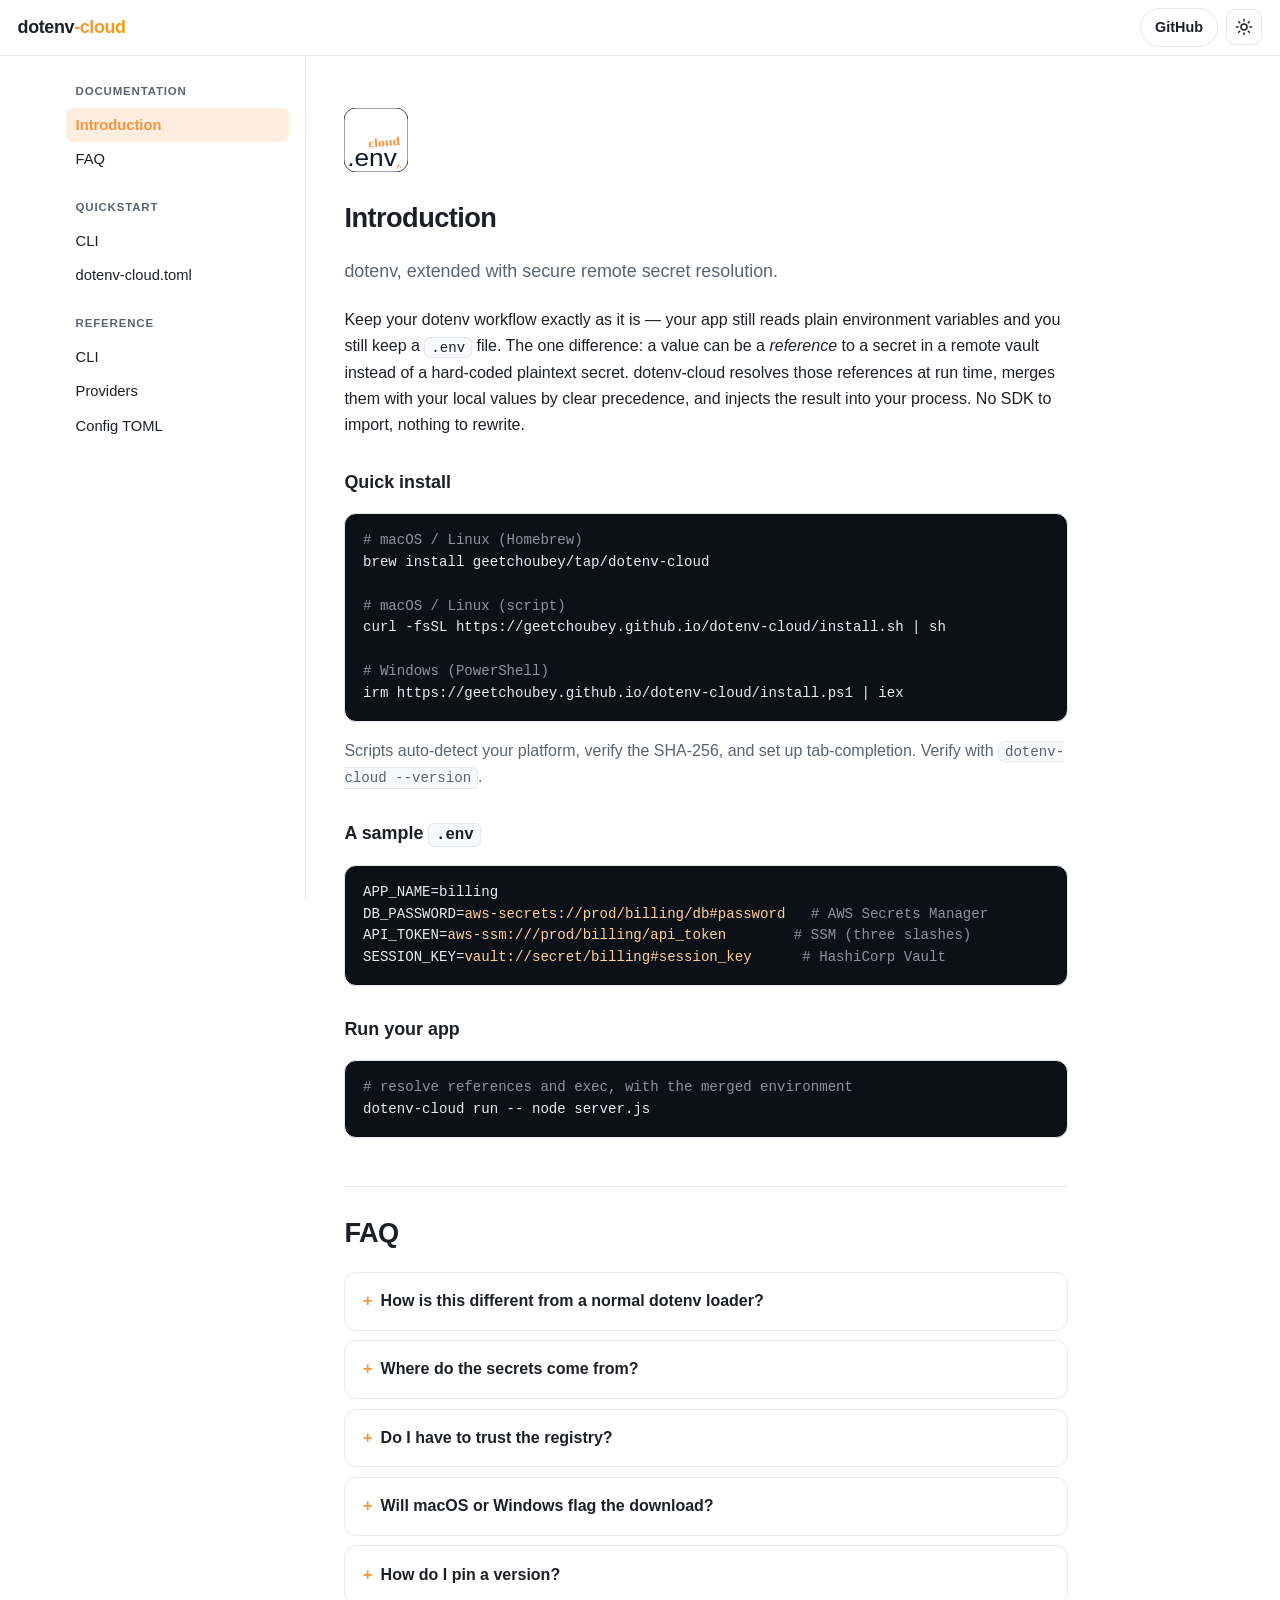
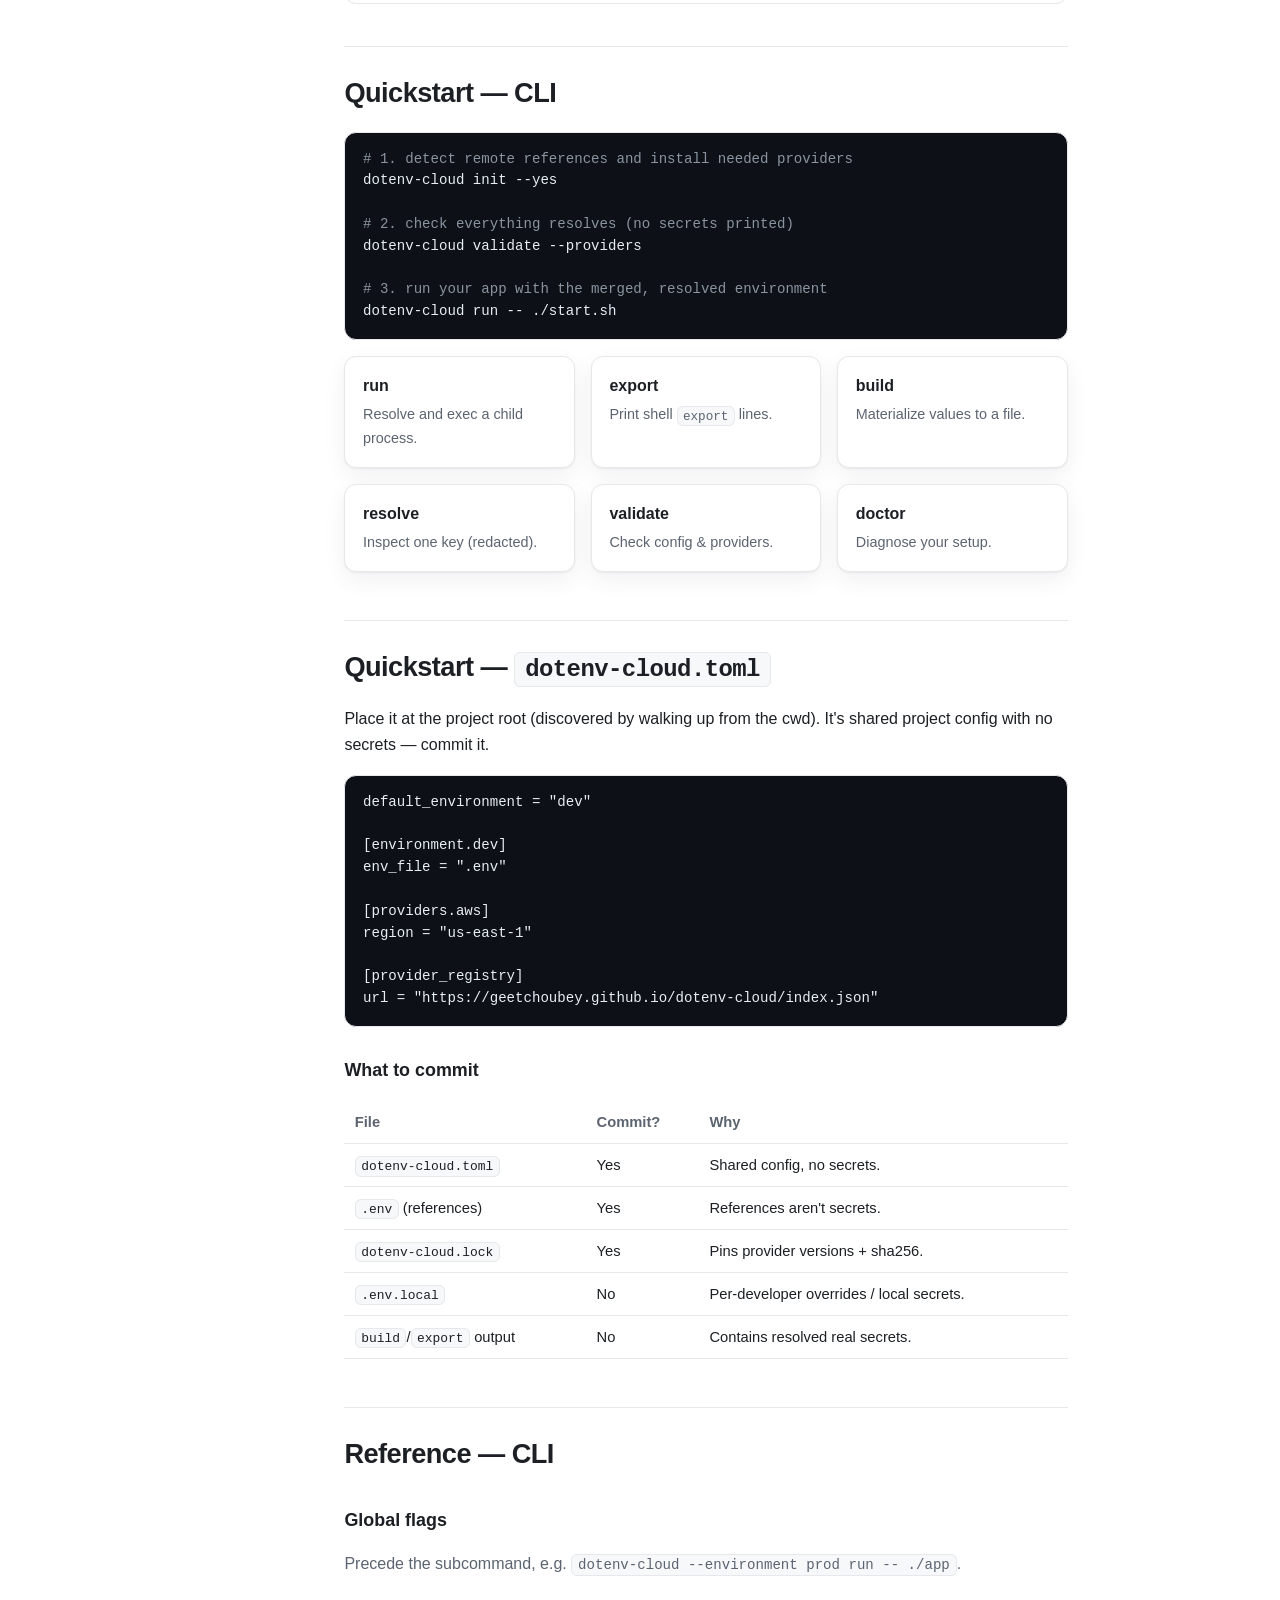
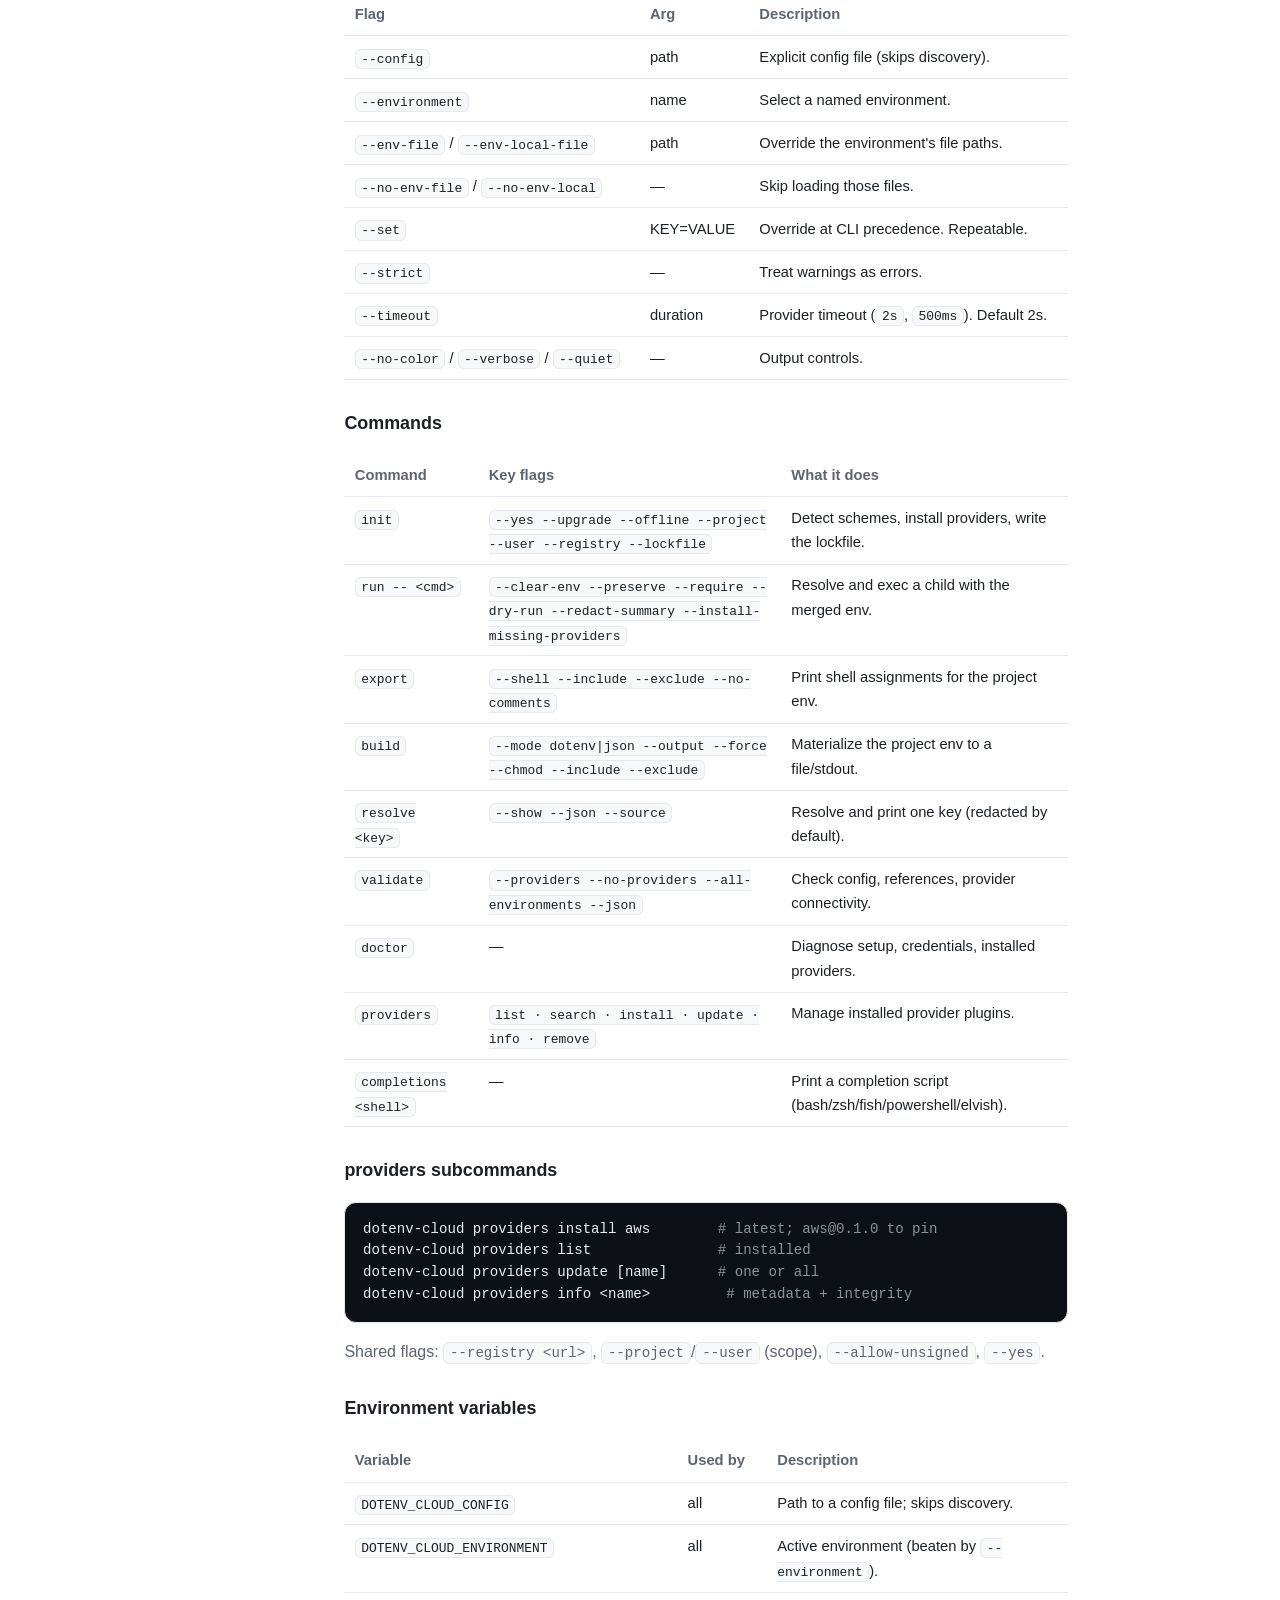
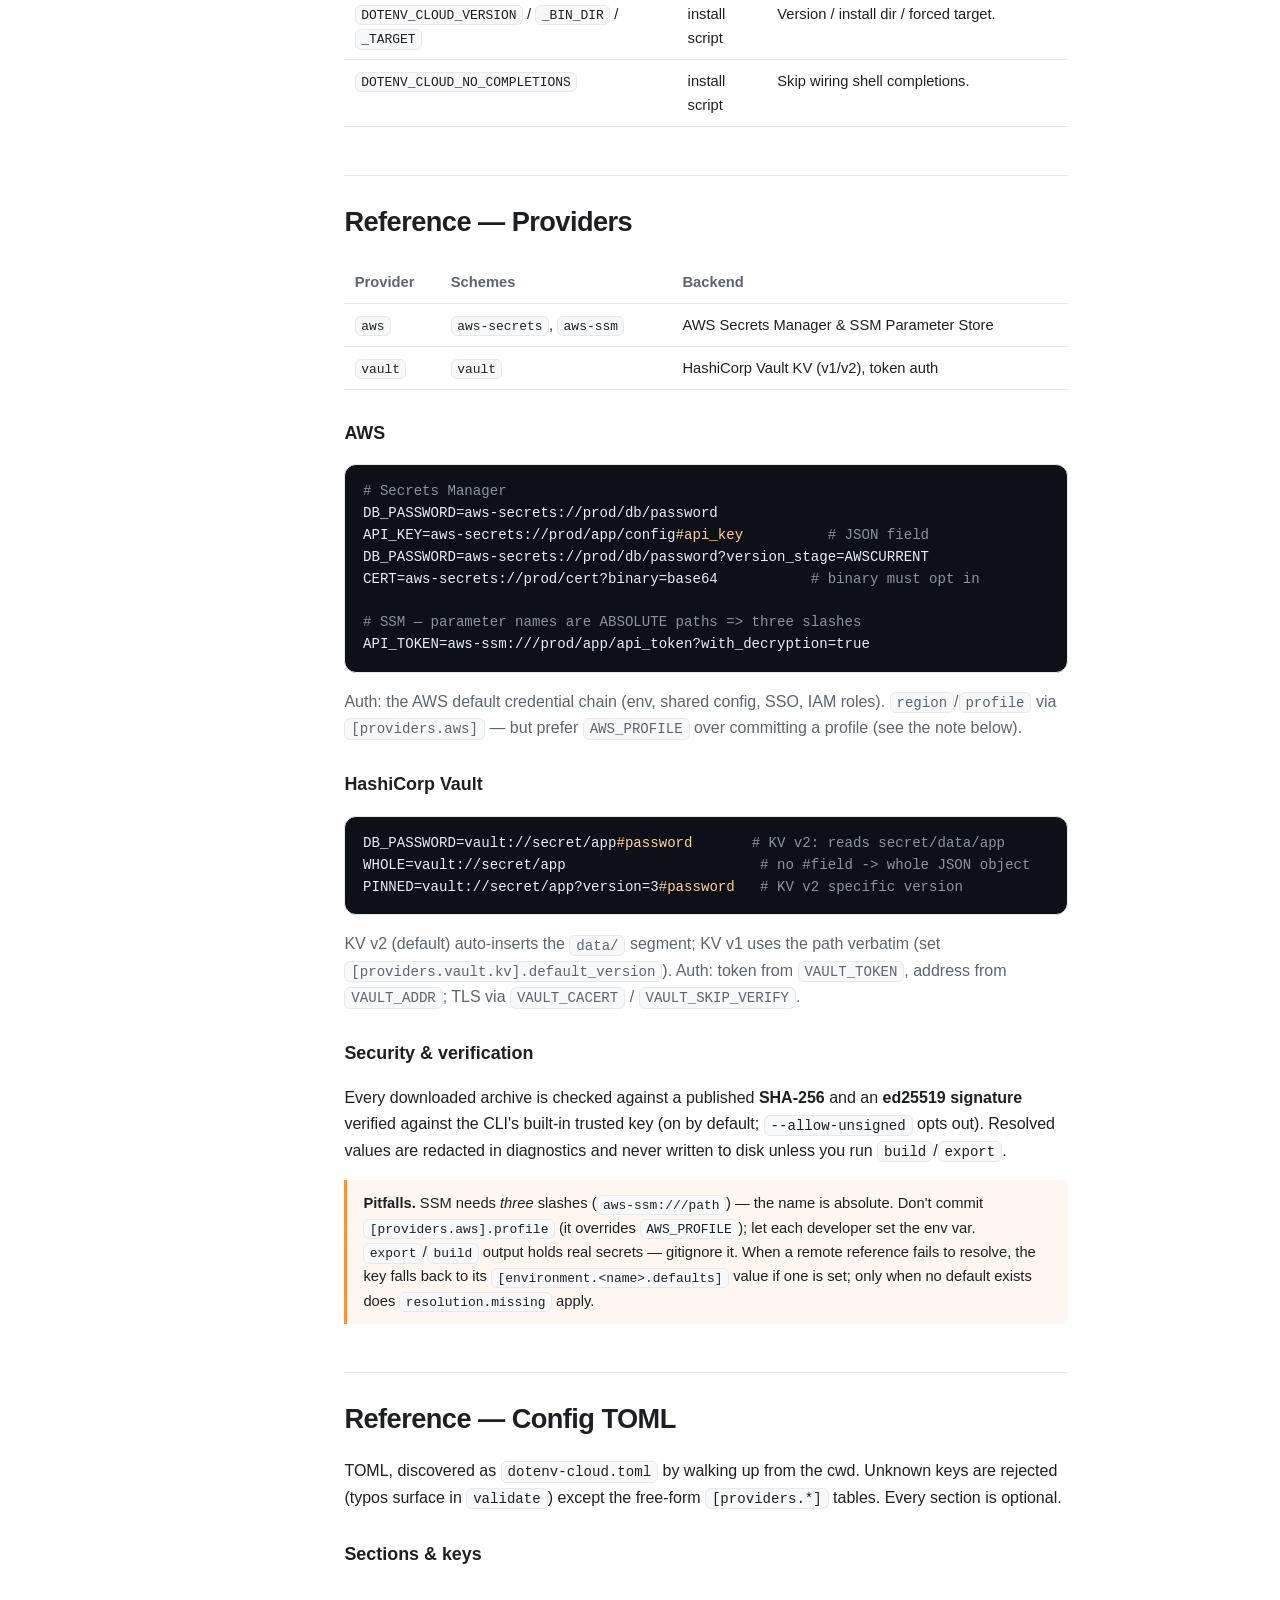
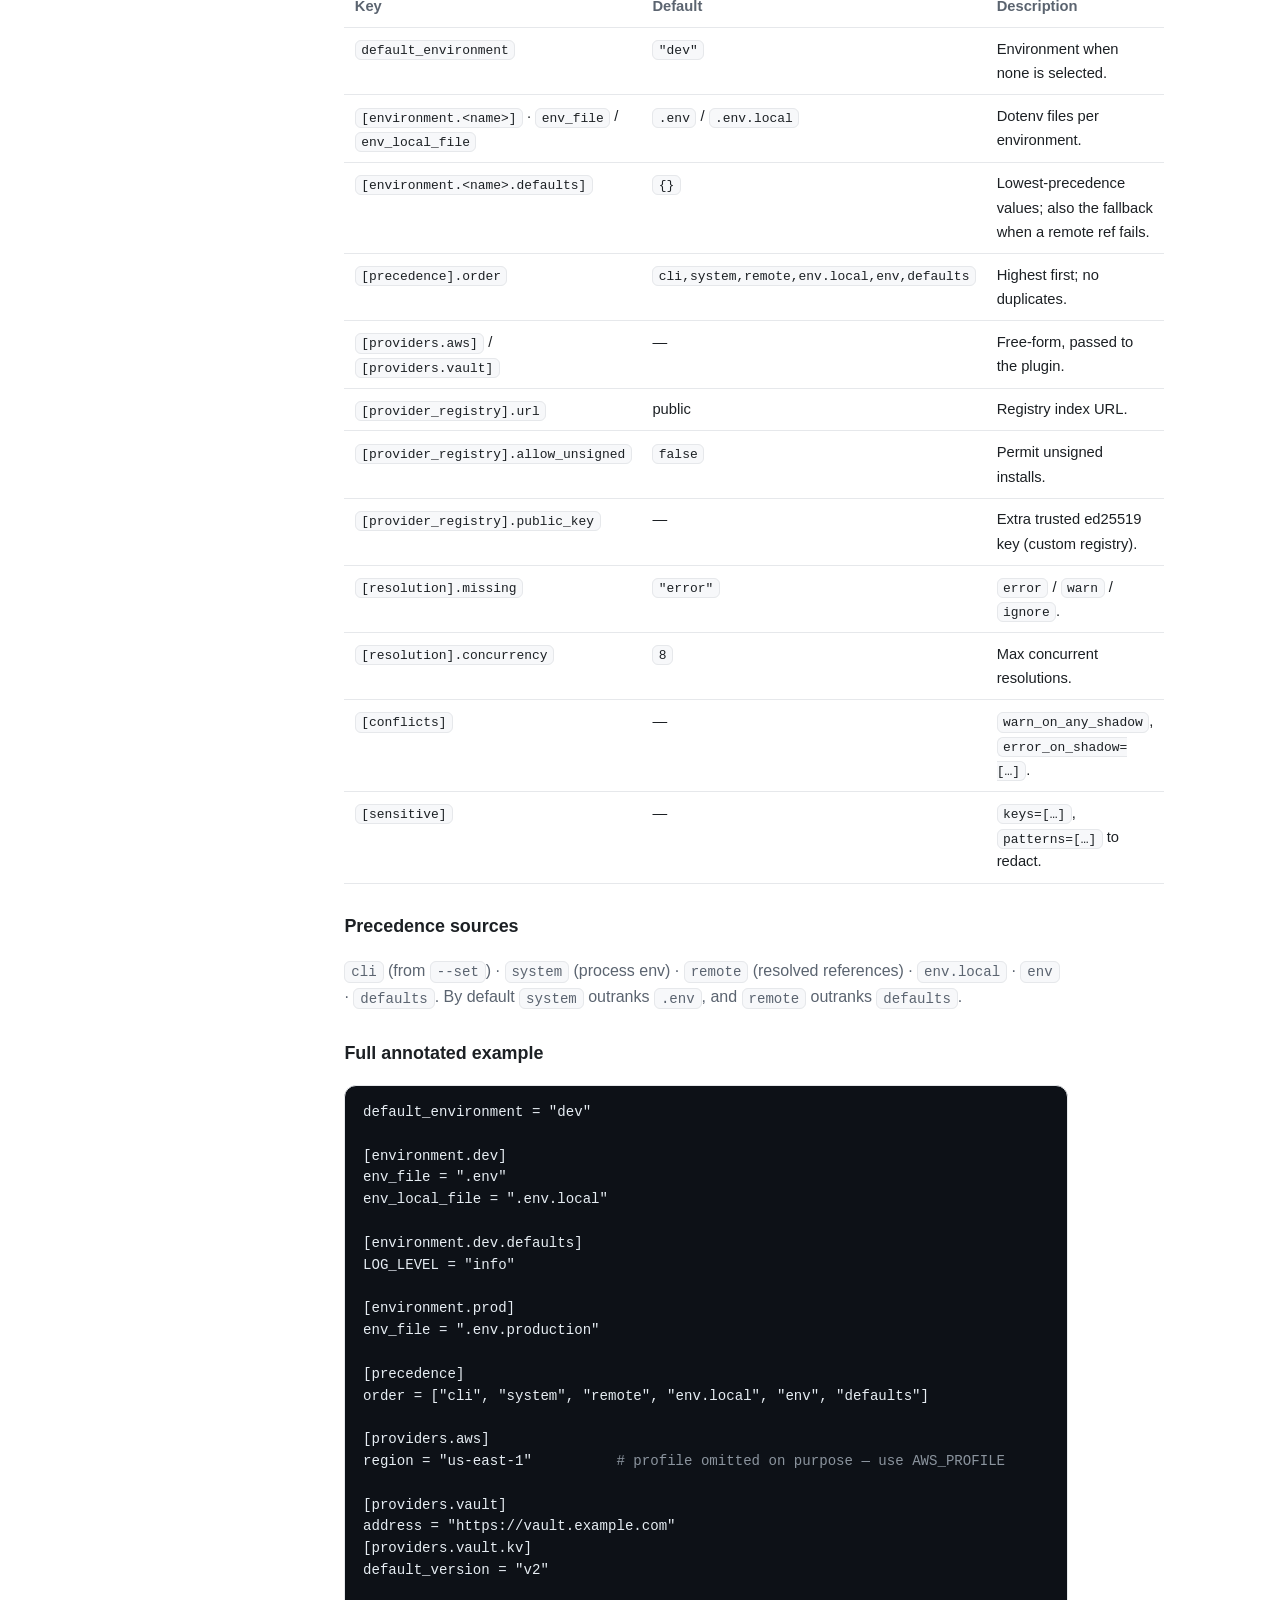
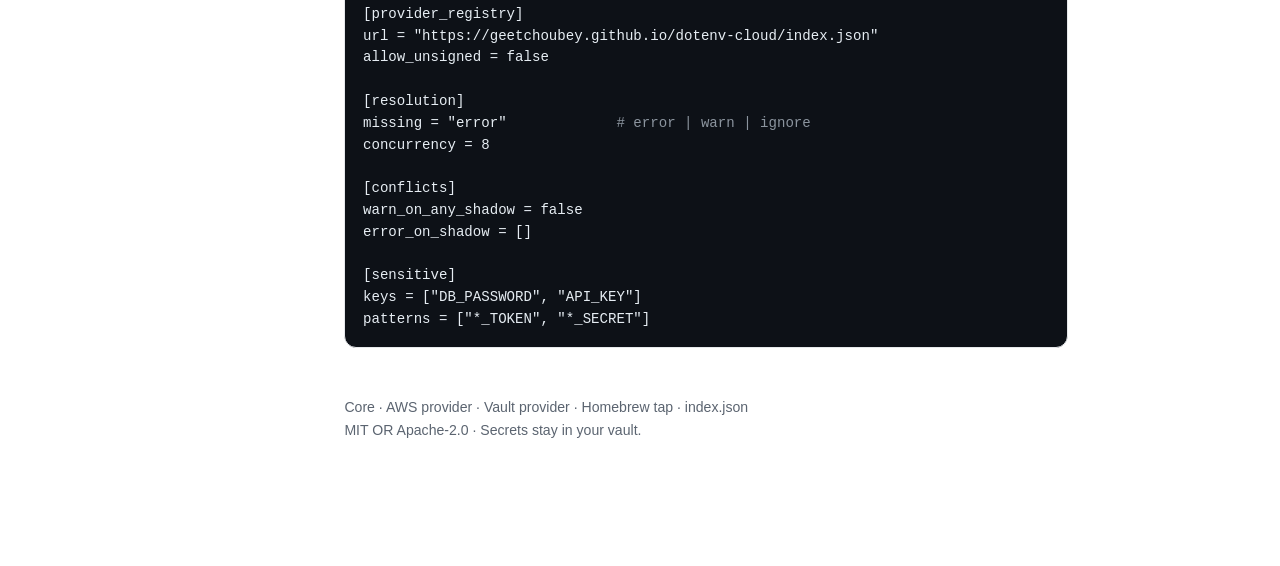
<file: registry/site/index.html>
<!doctype html>
<html lang="en">
<head>
<meta charset="utf-8">
<meta name="viewport" content="width=device-width, initial-scale=1">
<title>dotenv-cloud — docs</title>
<meta name="description" content="dotenv-cloud: extend dotenv with secure remote secret resolution via provider plugins. Install, configure, and reference.">
<meta name="color-scheme" content="light dark">
<link rel="icon" href="./favicon.ico" sizes="any">
<link rel="icon" type="image/svg+xml" href="./favicon-light.svg" media="(prefers-color-scheme: light)">
<link rel="icon" type="image/svg+xml" href="./favicon-dark.svg" media="(prefers-color-scheme: dark)">
<link rel="icon" type="image/png" sizes="32x32" href="./favicon-32x32.png">
<link rel="apple-touch-icon" href="./apple-touch-icon.png">
<link rel="stylesheet" href="./style.css">
<script>
  (function () {
    try {
      var t = localStorage.getItem("theme");
      if (t === "dark" || t === "light") document.documentElement.setAttribute("data-theme", t);
    } catch (e) {}
  })();
</script>
</head>
<body>

<header class="topbar">
  <div class="inner">
    <div class="bar-left">
      <button class="icon-btn menu-toggle" type="button" aria-label="Open menu" aria-expanded="false">
        <svg viewBox="0 0 24 24" fill="none" stroke="currentColor" stroke-width="2" stroke-linecap="round"><path d="M3 6h18M3 12h18M3 18h18"/></svg>
      </button>
      <a class="brand" href="#introduction">dotenv<span>-cloud</span></a>
    </div>
    <div class="bar-right">
      <a class="btn secondary" href="https://github.com/geetchoubey/dotenv-cloud">GitHub</a>
      <button class="icon-btn theme-toggle" type="button" aria-label="Toggle dark mode" title="Toggle theme">
        <svg class="sun" viewBox="0 0 24 24" fill="none" stroke="currentColor" stroke-width="2" stroke-linecap="round"><circle cx="12" cy="12" r="4"/><path d="M12 2v2M12 20v2M4.9 4.9l1.4 1.4M17.7 17.7l1.4 1.4M2 12h2M20 12h2M4.9 19.1l1.4-1.4M17.7 6.3l1.4-1.4"/></svg>
        <svg class="moon" viewBox="0 0 24 24" fill="none" stroke="currentColor" stroke-width="2" stroke-linecap="round" stroke-linejoin="round"><path d="M21 12.8A9 9 0 1 1 11.2 3a7 7 0 0 0 9.8 9.8z"/></svg>
      </button>
    </div>
  </div>
</header>

<div class="backdrop"></div>
<div class="layout">
  <aside class="sidebar">
    <div class="nav-group">
      <p class="nav-title">Documentation</p>
      <a href="#introduction">Introduction</a>
      <a href="#faq">FAQ</a>
    </div>
    <div class="nav-group">
      <p class="nav-title">Quickstart</p>
      <a href="#quickstart-cli">CLI</a>
      <a href="#config-basic">dotenv-cloud.toml</a>
    </div>
    <div class="nav-group">
      <p class="nav-title">Reference</p>
      <a href="#ref-cli">CLI</a>
      <a href="#ref-providers">Providers</a>
      <a href="#ref-config">Config TOML</a>
    </div>
  </aside>

  <main class="content">

  <!-- ============ Documentation / Introduction ============ -->
  <section id="introduction">
    <img class="hero-logo hero-logo-light" src="./favicon-light.svg" alt="dotenv-cloud logo" width="64" height="64">
    <img class="hero-logo hero-logo-dark" src="./favicon-dark.svg" alt="dotenv-cloud logo" width="64" height="64">
    <h2>Introduction</h2>
    <p class="lead">dotenv, extended with secure remote secret resolution.</p>
    <p>Keep your dotenv workflow exactly as it is — your app still reads plain
    environment variables and you still keep a <code>.env</code> file. The one
    difference: a value can be a <em>reference</em> to a secret in a remote vault
    instead of a hard-coded plaintext secret. dotenv-cloud resolves those
    references at run time, merges them with your local values by clear
    precedence, and injects the result into your process. No SDK to import,
    nothing to rewrite.</p>

    <h3>Quick install</h3>
    <div class="code"><pre><span class="d"># macOS / Linux (Homebrew)</span>
brew install geetchoubey/tap/dotenv-cloud

<span class="d"># macOS / Linux (script)</span>
curl -fsSL https://geetchoubey.github.io/dotenv-cloud/install.sh | sh

<span class="d"># Windows (PowerShell)</span>
irm https://geetchoubey.github.io/dotenv-cloud/install.ps1 | iex</pre></div>
    <p class="muted">Scripts auto-detect your platform, verify the SHA-256, and
    set up tab-completion. Verify with <code>dotenv-cloud --version</code>.</p>

    <h3>A sample <code>.env</code></h3>
    <div class="code"><pre>APP_NAME=billing
DB_PASSWORD=<span class="c">aws-secrets://prod/billing/db#password</span>   <span class="d"># AWS Secrets Manager</span>
API_TOKEN=<span class="c">aws-ssm:///prod/billing/api_token</span>        <span class="d"># SSM (three slashes)</span>
SESSION_KEY=<span class="c">vault://secret/billing#session_key</span>      <span class="d"># HashiCorp Vault</span></pre></div>

    <h3>Run your app</h3>
    <div class="code"><pre><span class="d"># resolve references and exec, with the merged environment</span>
dotenv-cloud run -- node server.js</pre></div>
  </section>

  <!-- ============ Documentation / FAQ ============ -->
  <section id="faq">
    <h2>FAQ</h2>
    <details>
      <summary>How is this different from a normal dotenv loader?</summary>
      <p>A normal loader reads literal values. dotenv-cloud additionally treats
      <code>scheme://…</code> values as references and resolves them from a remote
      store at run time, so production secrets never sit in your repo.</p>
    </details>
    <details>
      <summary>Where do the secrets come from?</summary>
      <p>From the provider backing the scheme — today AWS Secrets Manager,
      AWS SSM Parameter Store, and HashiCorp Vault. Authentication uses your
      existing environment (AWS chain / <code>VAULT_TOKEN</code>); credentials are
      never stored.</p>
    </details>
    <details>
      <summary>Do I have to trust the registry?</summary>
      <p>You trust the signing <em>key</em>, not the index. The CLI ships with the
      project's public key and verifies every provider's ed25519 signature against
      it. A tampered index can't make it install an artifact that isn't signed by
      the trusted key.</p>
    </details>
    <details>
      <summary>Will macOS or Windows flag the download?</summary>
      <p>Linux: no. macOS via Homebrew: no. macOS via script/manual: clear the
      quarantine flag if Gatekeeper complains (the script does this for you).
      Windows: binaries aren't Authenticode-signed yet, so SmartScreen may warn —
      cosmetic; choose "Run anyway".</p>
    </details>
    <details>
      <summary>How do I pin a version?</summary>
      <p>CLI: <code>DOTENV_CLOUD_VERSION=v0.1.1</code> before the install script.
      Provider: <code>dotenv-cloud providers install aws@0.1.0</code>.</p>
    </details>
  </section>

  <!-- ============ Quickstart / CLI ============ -->
  <section id="quickstart-cli">
    <h2>Quickstart — CLI</h2>
    <div class="code"><pre><span class="d"># 1. detect remote references and install needed providers</span>
dotenv-cloud init --yes

<span class="d"># 2. check everything resolves (no secrets printed)</span>
dotenv-cloud validate --providers

<span class="d"># 3. run your app with the merged, resolved environment</span>
dotenv-cloud run -- ./start.sh</pre></div>
    <div class="grid">
      <div class="card"><h3>run</h3><p class="muted">Resolve and exec a child process.</p></div>
      <div class="card"><h3>export</h3><p class="muted">Print shell <code>export</code> lines.</p></div>
      <div class="card"><h3>build</h3><p class="muted">Materialize values to a file.</p></div>
      <div class="card"><h3>resolve</h3><p class="muted">Inspect one key (redacted).</p></div>
      <div class="card"><h3>validate</h3><p class="muted">Check config &amp; providers.</p></div>
      <div class="card"><h3>doctor</h3><p class="muted">Diagnose your setup.</p></div>
    </div>
  </section>

  <!-- ============ Quickstart / config ============ -->
  <section id="config-basic">
    <h2>Quickstart — <code>dotenv-cloud.toml</code></h2>
    <p>Place it at the project root (discovered by walking up from the cwd). It's
    shared project config with no secrets — commit it.</p>
    <div class="code"><pre>default_environment = "dev"

[environment.dev]
env_file = ".env"

[providers.aws]
region = "us-east-1"

[provider_registry]
url = "https://geetchoubey.github.io/dotenv-cloud/index.json"</pre></div>
    <h3>What to commit</h3>
    <table>
      <tr><th>File</th><th>Commit?</th><th>Why</th></tr>
      <tr><td><code>dotenv-cloud.toml</code></td><td>Yes</td><td>Shared config, no secrets.</td></tr>
      <tr><td><code>.env</code> (references)</td><td>Yes</td><td>References aren't secrets.</td></tr>
      <tr><td><code>dotenv-cloud.lock</code></td><td>Yes</td><td>Pins provider versions + sha256.</td></tr>
      <tr><td><code>.env.local</code></td><td>No</td><td>Per-developer overrides / local secrets.</td></tr>
      <tr><td><code>build</code>/<code>export</code> output</td><td>No</td><td>Contains resolved real secrets.</td></tr>
    </table>
  </section>

  <!-- ============ Reference / CLI ============ -->
  <section id="ref-cli">
    <h2>Reference — CLI</h2>

    <h3>Global flags</h3>
    <p class="muted">Precede the subcommand, e.g. <code>dotenv-cloud --environment prod run -- ./app</code>.</p>
    <table>
      <tr><th>Flag</th><th>Arg</th><th>Description</th></tr>
      <tr><td><code>--config</code></td><td>path</td><td>Explicit config file (skips discovery).</td></tr>
      <tr><td><code>--environment</code></td><td>name</td><td>Select a named environment.</td></tr>
      <tr><td><code>--env-file</code> / <code>--env-local-file</code></td><td>path</td><td>Override the environment's file paths.</td></tr>
      <tr><td><code>--no-env-file</code> / <code>--no-env-local</code></td><td>—</td><td>Skip loading those files.</td></tr>
      <tr><td><code>--set</code></td><td>KEY=VALUE</td><td>Override at CLI precedence. Repeatable.</td></tr>
      <tr><td><code>--strict</code></td><td>—</td><td>Treat warnings as errors.</td></tr>
      <tr><td><code>--timeout</code></td><td>duration</td><td>Provider timeout (<code>2s</code>, <code>500ms</code>). Default 2s.</td></tr>
      <tr><td><code>--no-color</code> / <code>--verbose</code> / <code>--quiet</code></td><td>—</td><td>Output controls.</td></tr>
    </table>

    <h3>Commands</h3>
    <table>
      <tr><th>Command</th><th>Key flags</th><th>What it does</th></tr>
      <tr><td><code>init</code></td><td><code>--yes --upgrade --offline --project --user --registry --lockfile</code></td><td>Detect schemes, install providers, write the lockfile.</td></tr>
      <tr><td><code>run -- &lt;cmd&gt;</code></td><td><code>--clear-env --preserve --require --dry-run --redact-summary --install-missing-providers</code></td><td>Resolve and exec a child with the merged env.</td></tr>
      <tr><td><code>export</code></td><td><code>--shell --include --exclude --no-comments</code></td><td>Print shell assignments for the project env.</td></tr>
      <tr><td><code>build</code></td><td><code>--mode dotenv|json --output --force --chmod --include --exclude</code></td><td>Materialize the project env to a file/stdout.</td></tr>
      <tr><td><code>resolve &lt;key&gt;</code></td><td><code>--show --json --source</code></td><td>Resolve and print one key (redacted by default).</td></tr>
      <tr><td><code>validate</code></td><td><code>--providers --no-providers --all-environments --json</code></td><td>Check config, references, provider connectivity.</td></tr>
      <tr><td><code>doctor</code></td><td>—</td><td>Diagnose setup, credentials, installed providers.</td></tr>
      <tr><td><code>providers</code></td><td><code>list · search · install · update · info · remove</code></td><td>Manage installed provider plugins.</td></tr>
      <tr><td><code>completions &lt;shell&gt;</code></td><td>—</td><td>Print a completion script (bash/zsh/fish/powershell/elvish).</td></tr>
    </table>

    <h3>providers subcommands</h3>
    <div class="code"><pre>dotenv-cloud providers install aws        <span class="d"># latest; aws@0.1.0 to pin</span>
dotenv-cloud providers list               <span class="d"># installed</span>
dotenv-cloud providers update [name]      <span class="d"># one or all</span>
dotenv-cloud providers info &lt;name&gt;         <span class="d"># metadata + integrity</span></pre></div>
    <p class="muted">Shared flags: <code>--registry &lt;url&gt;</code>,
    <code>--project</code>/<code>--user</code> (scope), <code>--allow-unsigned</code>,
    <code>--yes</code>.</p>

    <h3>Environment variables</h3>
    <table>
      <tr><th>Variable</th><th>Used by</th><th>Description</th></tr>
      <tr><td><code>DOTENV_CLOUD_CONFIG</code></td><td>all</td><td>Path to a config file; skips discovery.</td></tr>
      <tr><td><code>DOTENV_CLOUD_ENVIRONMENT</code></td><td>all</td><td>Active environment (beaten by <code>--environment</code>).</td></tr>
      <tr><td><code>DOTENV_CLOUD_VERSION</code> / <code>_BIN_DIR</code> / <code>_TARGET</code></td><td>install script</td><td>Version / install dir / forced target.</td></tr>
      <tr><td><code>DOTENV_CLOUD_NO_COMPLETIONS</code></td><td>install script</td><td>Skip wiring shell completions.</td></tr>
    </table>
  </section>

  <!-- ============ Reference / Providers ============ -->
  <section id="ref-providers">
    <h2>Reference — Providers</h2>
    <table>
      <tr><th>Provider</th><th>Schemes</th><th>Backend</th></tr>
      <tr><td><code>aws</code></td><td><code>aws-secrets</code>, <code>aws-ssm</code></td><td>AWS Secrets Manager &amp; SSM Parameter Store</td></tr>
      <tr><td><code>vault</code></td><td><code>vault</code></td><td>HashiCorp Vault KV (v1/v2), token auth</td></tr>
    </table>

    <h3>AWS</h3>
    <div class="code"><pre><span class="d"># Secrets Manager</span>
DB_PASSWORD=aws-secrets://prod/db/password
API_KEY=aws-secrets://prod/app/config<span class="c">#api_key</span>          <span class="d"># JSON field</span>
DB_PASSWORD=aws-secrets://prod/db/password?version_stage=AWSCURRENT
CERT=aws-secrets://prod/cert?binary=base64           <span class="d"># binary must opt in</span>

<span class="d"># SSM — parameter names are ABSOLUTE paths => three slashes</span>
API_TOKEN=aws-ssm:///prod/app/api_token?with_decryption=true</pre></div>
    <p class="muted">Auth: the AWS default credential chain (env, shared config,
    SSO, IAM roles). <code>region</code>/<code>profile</code> via
    <code>[providers.aws]</code> — but prefer <code>AWS_PROFILE</code> over
    committing a profile (see the note below).</p>

    <h3>HashiCorp Vault</h3>
    <div class="code"><pre>DB_PASSWORD=vault://secret/app<span class="c">#password</span>       <span class="d"># KV v2: reads secret/data/app</span>
WHOLE=vault://secret/app                       <span class="d"># no #field -> whole JSON object</span>
PINNED=vault://secret/app?version=3<span class="c">#password</span>   <span class="d"># KV v2 specific version</span></pre></div>
    <p class="muted">KV v2 (default) auto-inserts the <code>data/</code> segment;
    KV v1 uses the path verbatim (set
    <code>[providers.vault.kv].default_version</code>). Auth: token from
    <code>VAULT_TOKEN</code>, address from <code>VAULT_ADDR</code>; TLS via
    <code>VAULT_CACERT</code> / <code>VAULT_SKIP_VERIFY</code>.</p>

    <h3>Security &amp; verification</h3>
    <p>Every downloaded archive is checked against a published <strong>SHA-256</strong>
    and an <strong>ed25519 signature</strong> verified against the CLI's built-in
    trusted key (on by default; <code>--allow-unsigned</code> opts out). Resolved
    values are redacted in diagnostics and never written to disk unless you run
    <code>build</code>/<code>export</code>.</p>

    <div class="note"><strong>Pitfalls.</strong>
    SSM needs <em>three</em> slashes (<code>aws-ssm:///path</code>) — the name is
    absolute. Don't commit <code>[providers.aws].profile</code> (it overrides
    <code>AWS_PROFILE</code>); let each developer set the env var.
    <code>export</code>/<code>build</code> output holds real secrets — gitignore it.
    When a remote reference fails to resolve, the key falls back to its
    <code>[environment.&lt;name&gt;.defaults]</code> value if one is set; only when no
    default exists does <code>resolution.missing</code> apply.</div>
  </section>

  <!-- ============ Reference / Config TOML ============ -->
  <section id="ref-config">
    <h2>Reference — Config TOML</h2>
    <p>TOML, discovered as <code>dotenv-cloud.toml</code> by walking up from the
    cwd. Unknown keys are rejected (typos surface in <code>validate</code>) except
    the free-form <code>[providers.*]</code> tables. Every section is optional.</p>

    <h3>Sections &amp; keys</h3>
    <table>
      <tr><th>Key</th><th>Default</th><th>Description</th></tr>
      <tr><td><code>default_environment</code></td><td><code>"dev"</code></td><td>Environment when none is selected.</td></tr>
      <tr><td><code>[environment.&lt;name&gt;]</code> · <code>env_file</code> / <code>env_local_file</code></td><td><code>.env</code> / <code>.env.local</code></td><td>Dotenv files per environment.</td></tr>
      <tr><td><code>[environment.&lt;name&gt;.defaults]</code></td><td><code>{}</code></td><td>Lowest-precedence values; also the fallback when a remote ref fails.</td></tr>
      <tr><td><code>[precedence].order</code></td><td><code>cli,system,remote,env.local,env,defaults</code></td><td>Highest first; no duplicates.</td></tr>
      <tr><td><code>[providers.aws]</code> / <code>[providers.vault]</code></td><td>—</td><td>Free-form, passed to the plugin.</td></tr>
      <tr><td><code>[provider_registry].url</code></td><td>public</td><td>Registry index URL.</td></tr>
      <tr><td><code>[provider_registry].allow_unsigned</code></td><td><code>false</code></td><td>Permit unsigned installs.</td></tr>
      <tr><td><code>[provider_registry].public_key</code></td><td>—</td><td>Extra trusted ed25519 key (custom registry).</td></tr>
      <tr><td><code>[resolution].missing</code></td><td><code>"error"</code></td><td><code>error</code> / <code>warn</code> / <code>ignore</code>.</td></tr>
      <tr><td><code>[resolution].concurrency</code></td><td><code>8</code></td><td>Max concurrent resolutions.</td></tr>
      <tr><td><code>[conflicts]</code></td><td>—</td><td><code>warn_on_any_shadow</code>, <code>error_on_shadow=[…]</code>.</td></tr>
      <tr><td><code>[sensitive]</code></td><td>—</td><td><code>keys=[…]</code>, <code>patterns=[…]</code> to redact.</td></tr>
    </table>

    <h3>Precedence sources</h3>
    <p class="muted"><code>cli</code> (from <code>--set</code>) ·
    <code>system</code> (process env) · <code>remote</code> (resolved references) ·
    <code>env.local</code> · <code>env</code> · <code>defaults</code>. By default
    <code>system</code> outranks <code>.env</code>, and <code>remote</code>
    outranks <code>defaults</code>.</p>

    <h3>Full annotated example</h3>
    <div class="code"><pre>default_environment = "dev"

[environment.dev]
env_file = ".env"
env_local_file = ".env.local"

[environment.dev.defaults]
LOG_LEVEL = "info"

[environment.prod]
env_file = ".env.production"

[precedence]
order = ["cli", "system", "remote", "env.local", "env", "defaults"]

[providers.aws]
region = "us-east-1"          <span class="d"># profile omitted on purpose — use AWS_PROFILE</span>

[providers.vault]
address = "https://vault.example.com"
[providers.vault.kv]
default_version = "v2"

[provider_registry]
url = "https://geetchoubey.github.io/dotenv-cloud/index.json"
allow_unsigned = false

[resolution]
missing = "error"             <span class="d"># error | warn | ignore</span>
concurrency = 8

[conflicts]
warn_on_any_shadow = false
error_on_shadow = []

[sensitive]
keys = ["DB_PASSWORD", "API_KEY"]
patterns = ["*_TOKEN", "*_SECRET"]</pre></div>

    <footer>
      <a href="https://github.com/geetchoubey/dotenv-cloud">Core</a> ·
      <a href="https://github.com/geetchoubey/dotenv-cloud-provider-aws">AWS provider</a> ·
      <a href="https://github.com/geetchoubey/dotenv-cloud-provider-vault">Vault provider</a> ·
      <a href="https://github.com/geetchoubey/homebrew-tap">Homebrew tap</a> ·
      <a href="./index.json">index.json</a>
      <br>MIT OR Apache-2.0 · Secrets stay in your vault.
    </footer>
  </section>

  </main>
</div>

<script src="./app.js" defer></script>
</body>
</html>
</file>
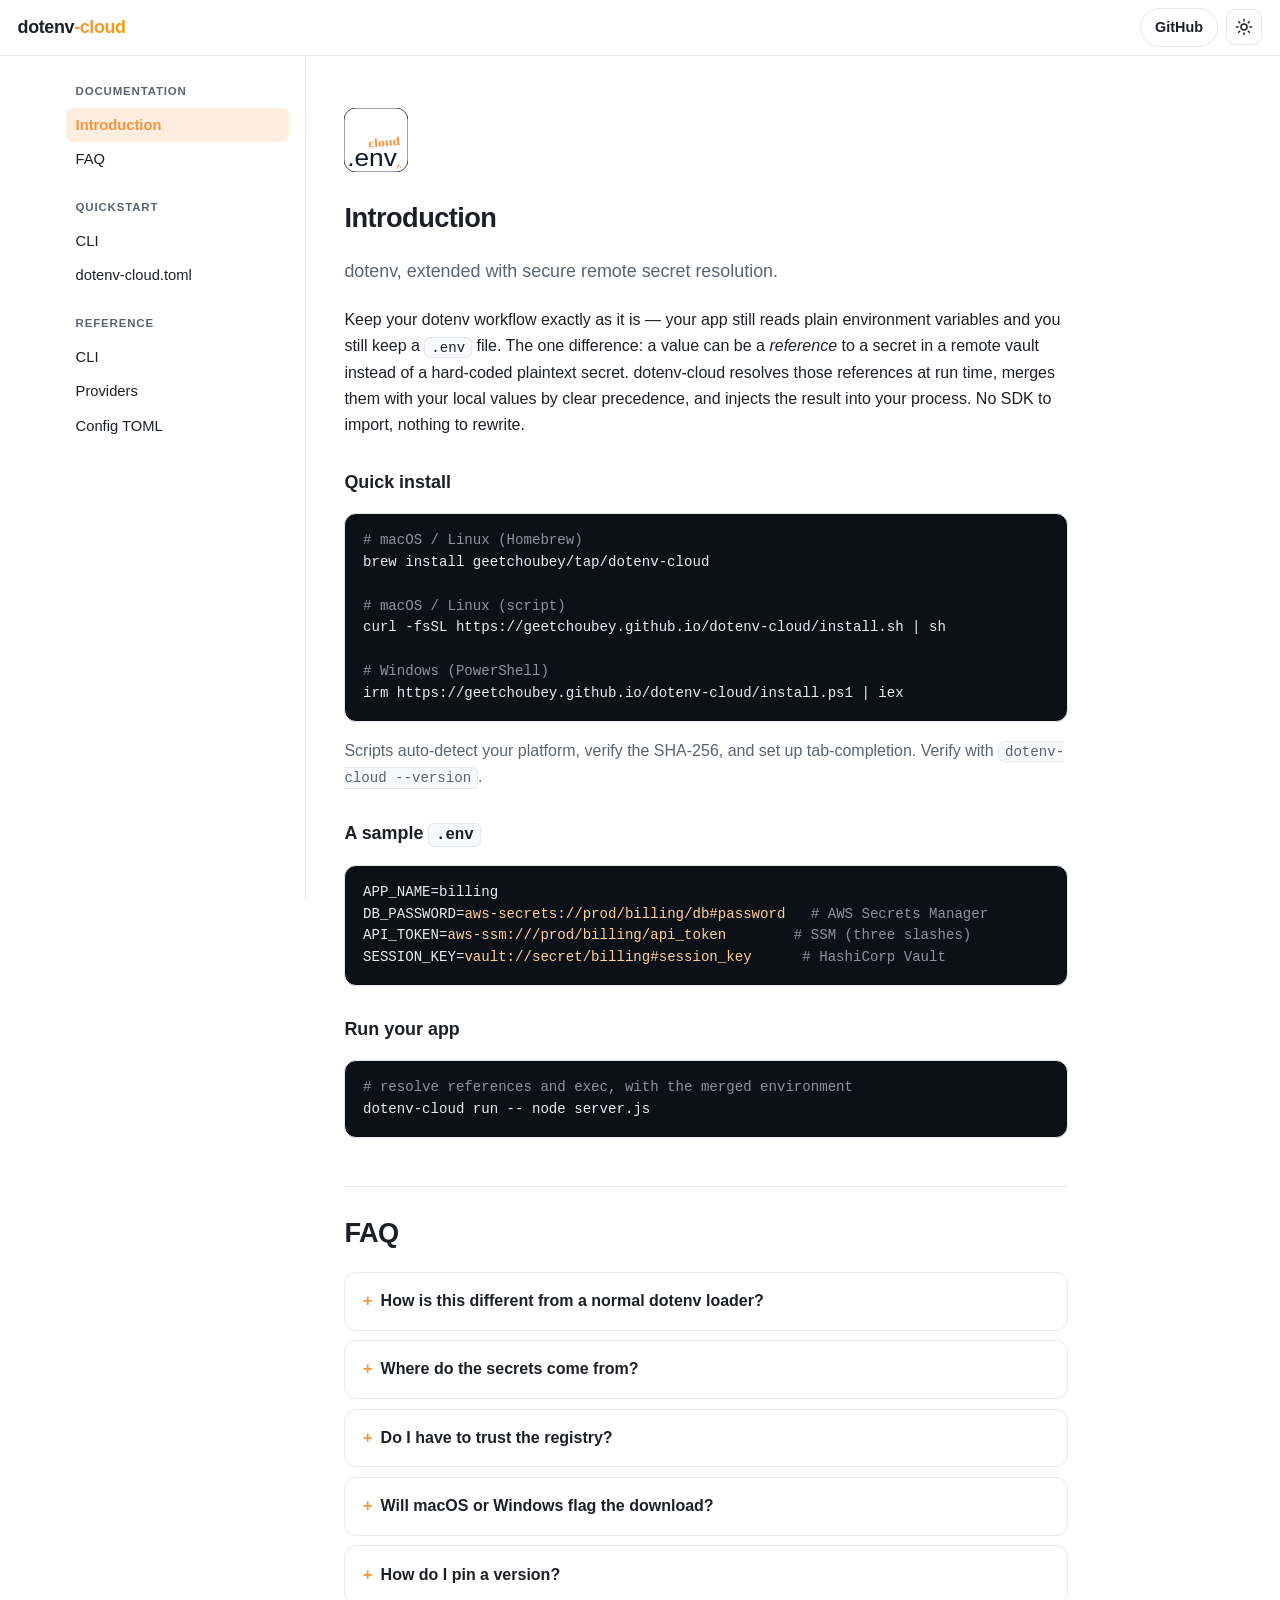
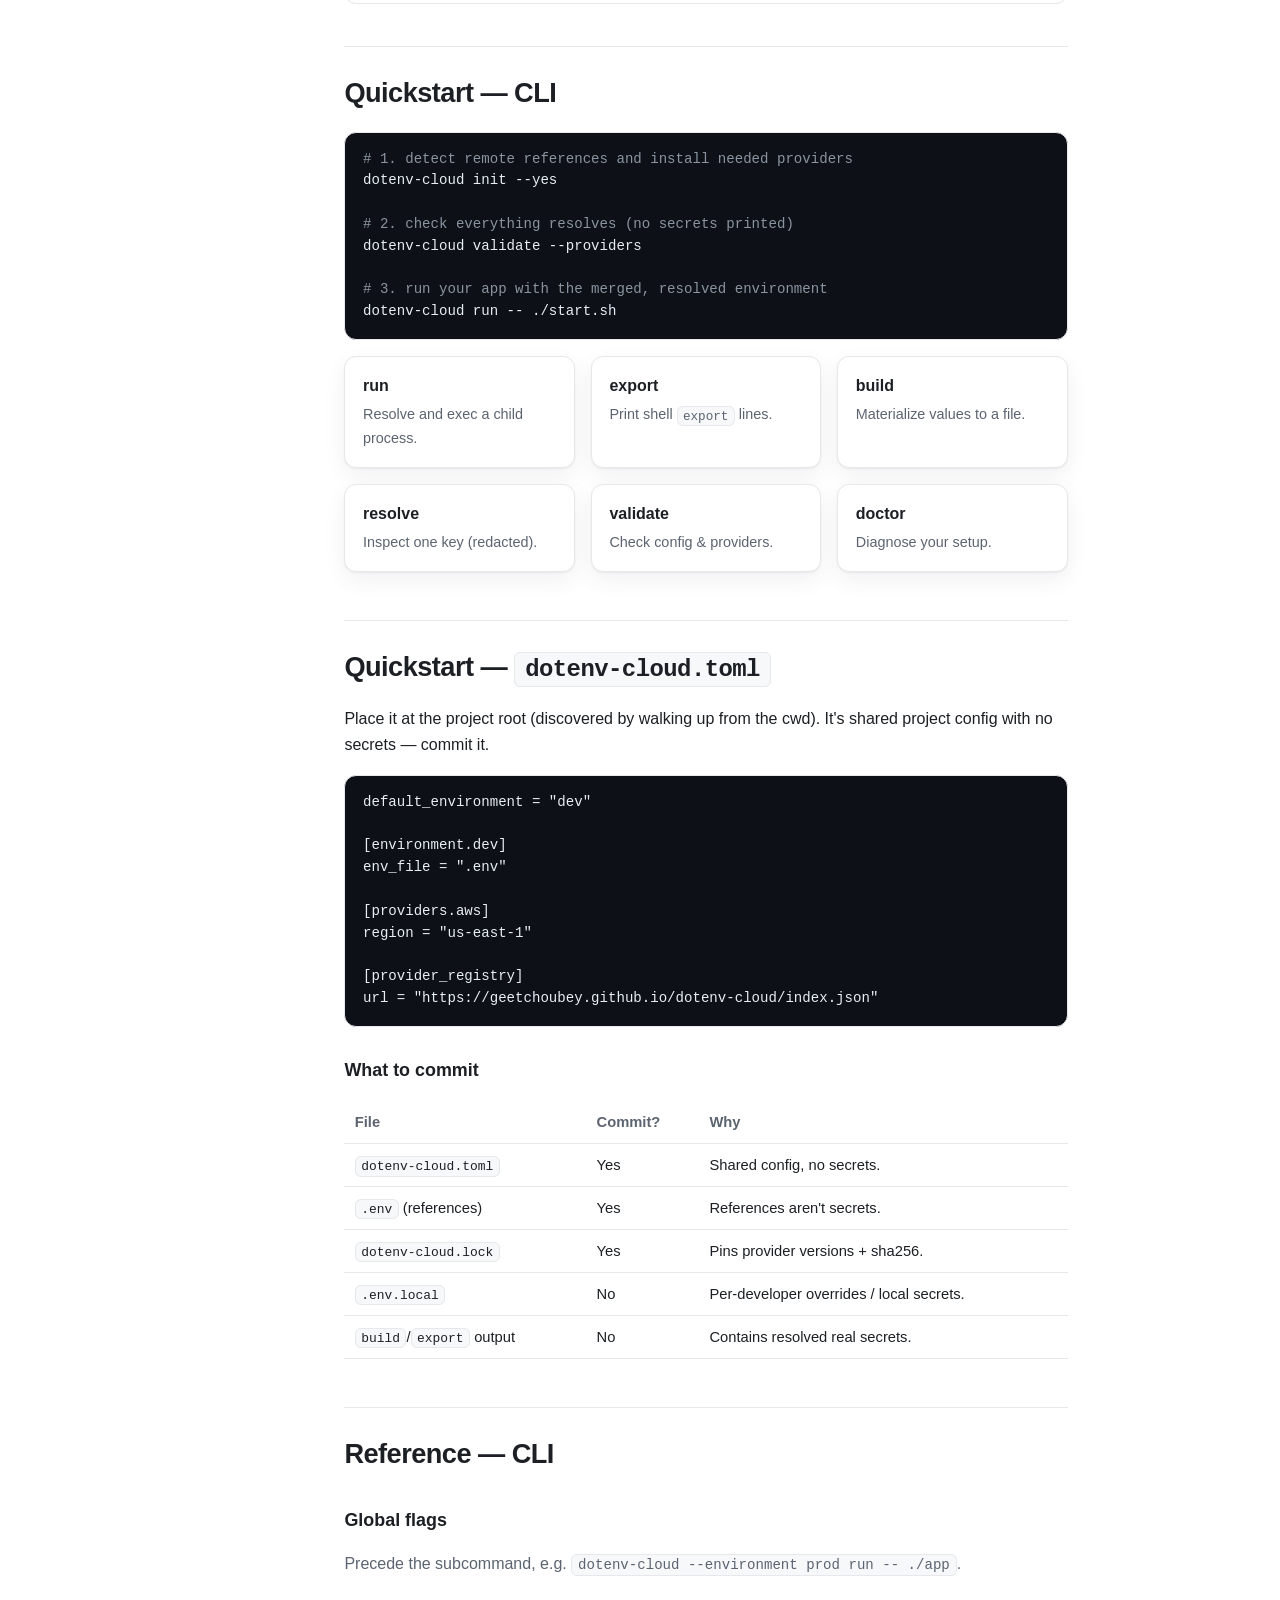
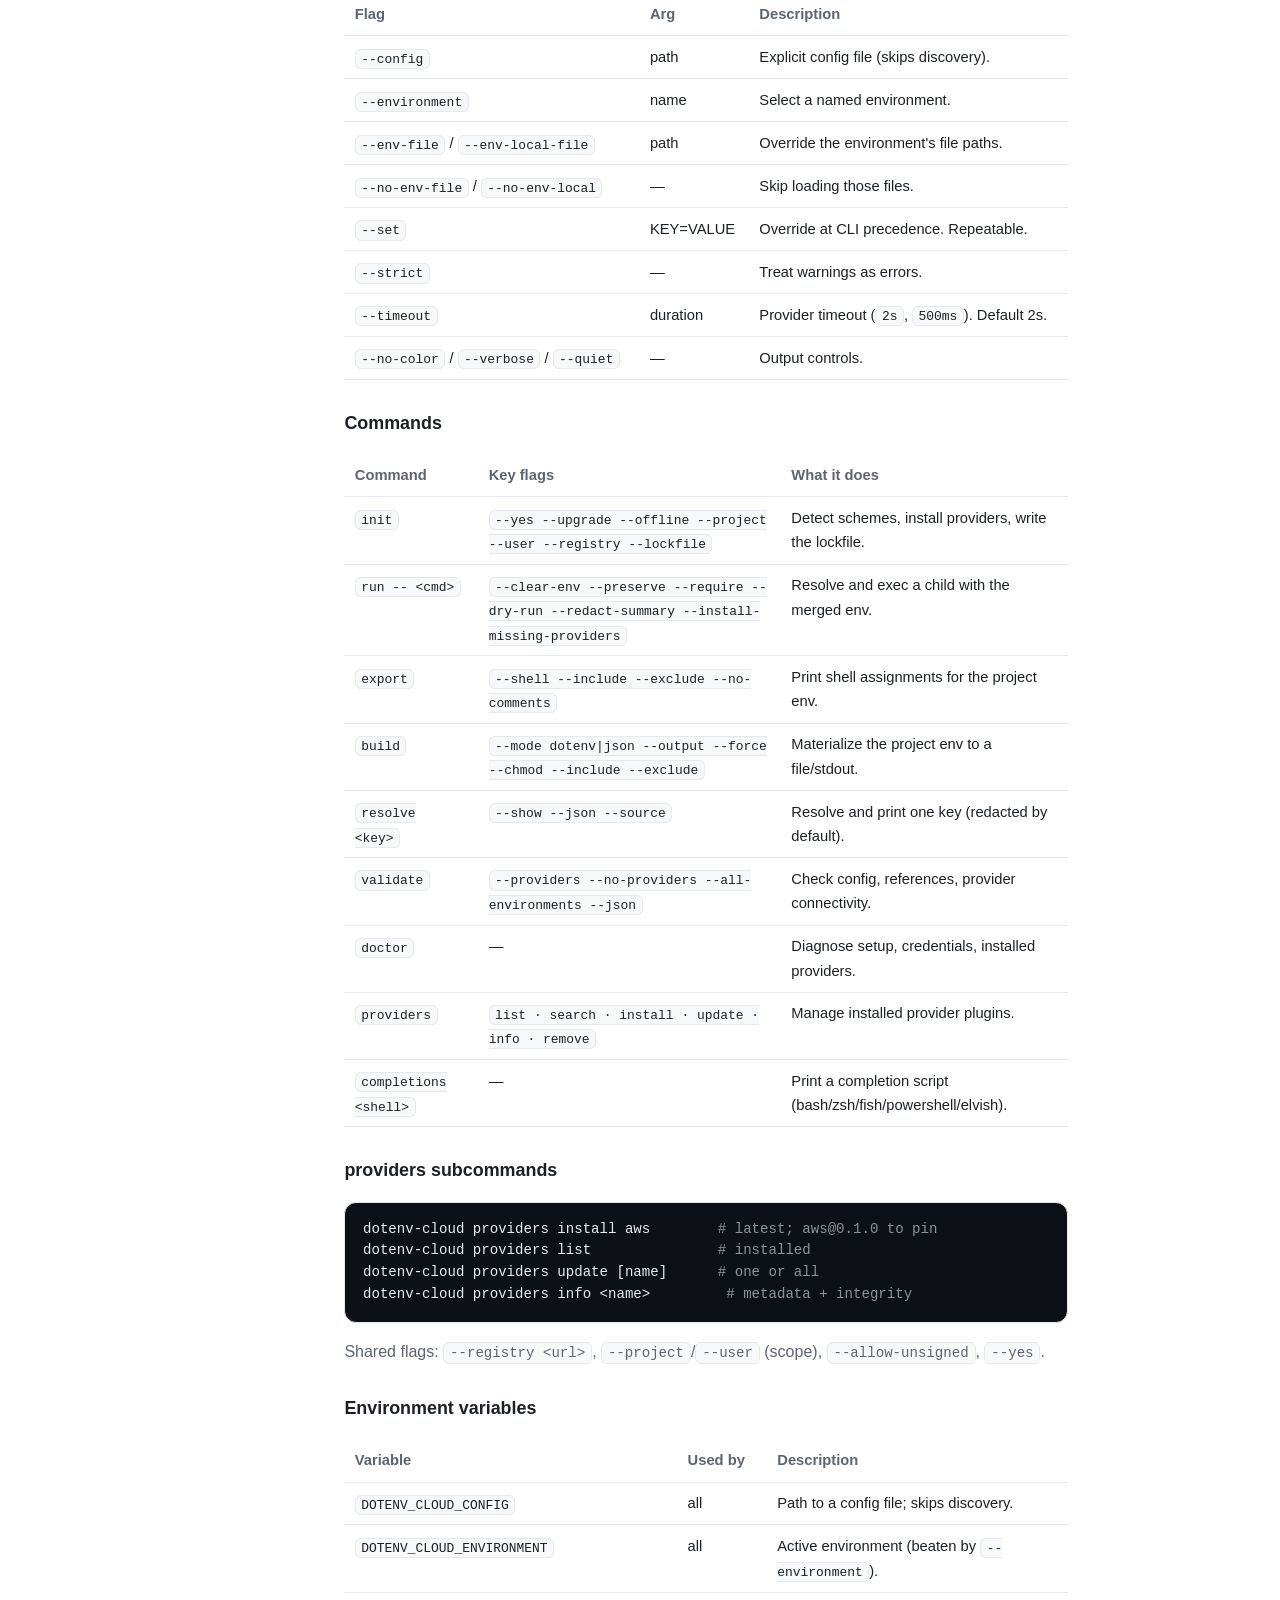
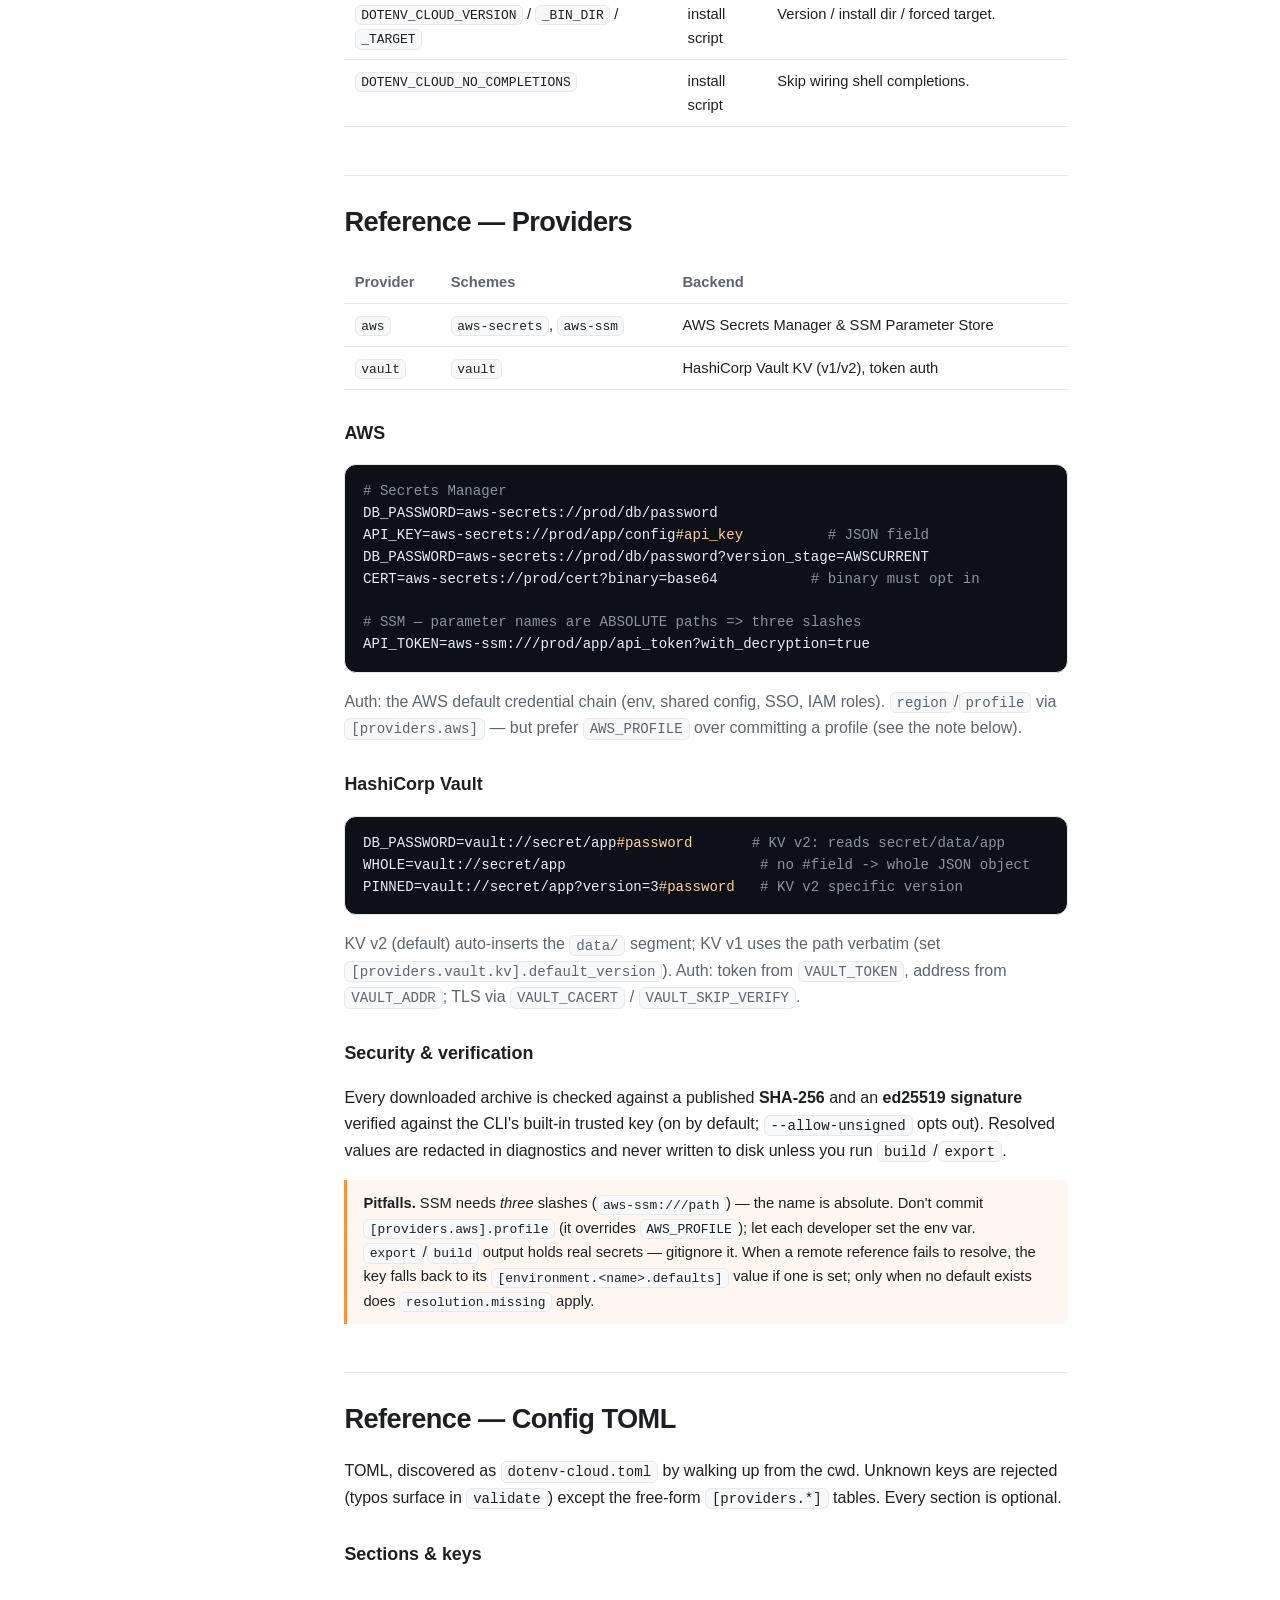
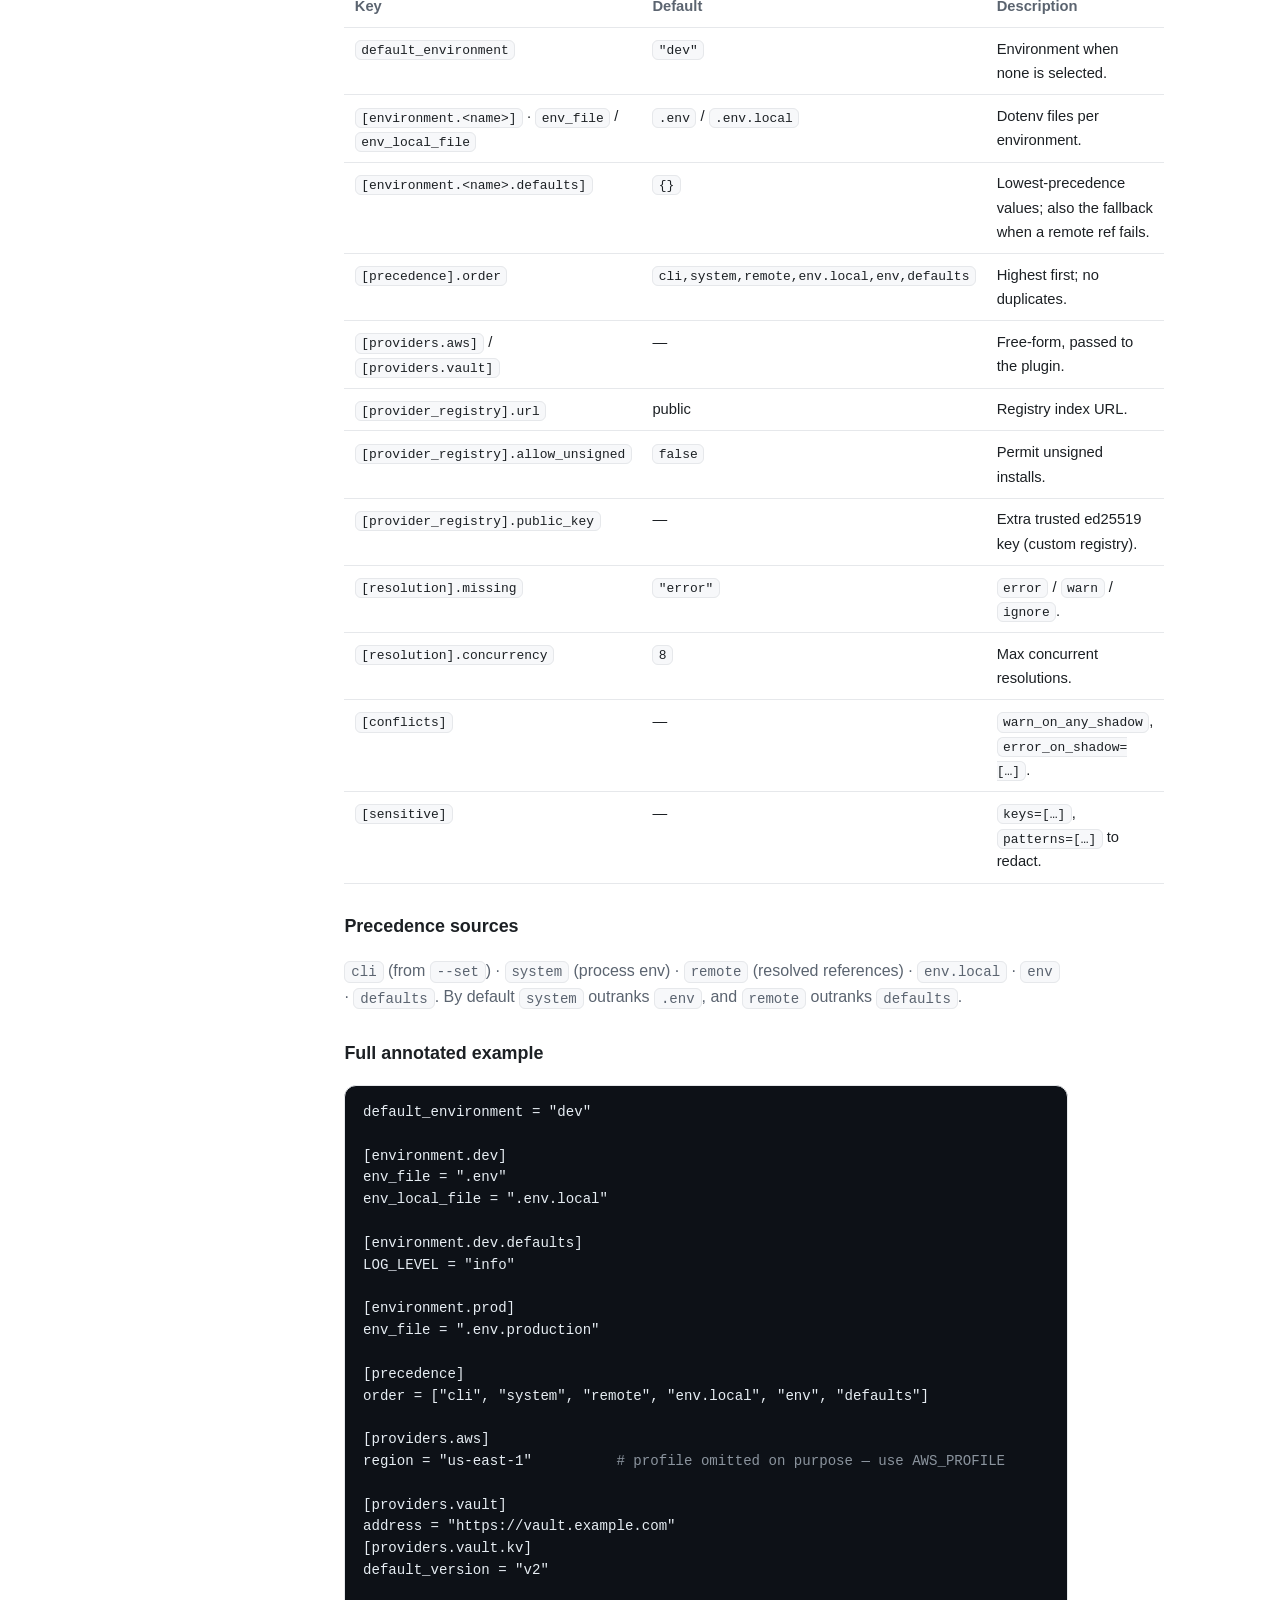
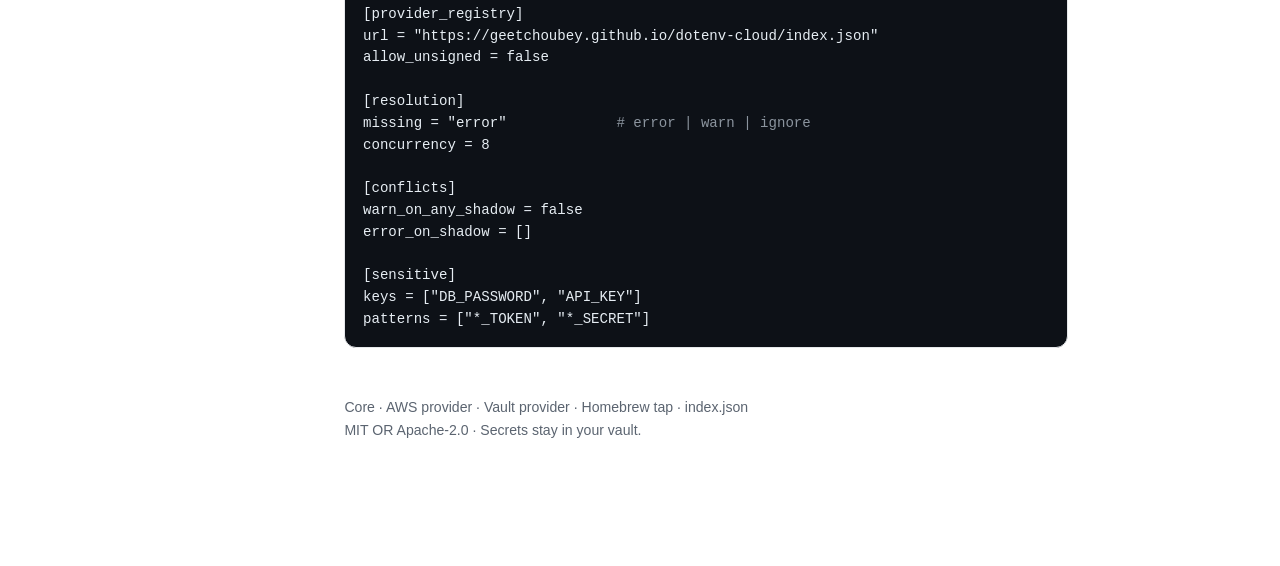
<file: registry/site/reference.html>
<!doctype html>
<html lang="en">
<head>
<meta charset="utf-8">
<meta name="viewport" content="width=device-width, initial-scale=1">
<title>dotenv-cloud — reference</title>
<link rel="icon" href="./favicon.ico" sizes="any">
<!-- The reference now lives in the unified docs page. -->
<meta http-equiv="refresh" content="0; url=./index.html#ref-cli">
<link rel="canonical" href="./index.html#ref-cli">
</head>
<body>
<p>The reference has moved to <a href="./index.html#ref-cli">the docs</a>.</p>
</body>
</html>
</file>
<file: registry/site/style.css>
/* dotenv-cloud docs site — sidebar layout */

:root {
  --bg: #ffffff;
  --bg-soft: #f7f8fa;
  --fg: #1c2024;
  --muted: #5b6470;
  --border: #e6e8eb;
  --card: #ffffff;
  --accent: #fb923c;
  --accent-2: #f59e0b;
  --accent-fg: #1c2024;
  --code-bg: #0d1117;
  --code-fg: #e6edf3;
  --code-comment: #8b949e;
  --code-accent: #ffcf99;
  --shadow: 0 1px 2px rgba(16, 24, 40, .06), 0 8px 24px rgba(16, 24, 40, .06);
  --radius: 12px;
  --header-h: 56px;
  --sidebar-w: 256px;
}

@media (prefers-color-scheme: dark) {
  :root:not([data-theme="light"]) {
    --bg: #0b0e14; --bg-soft: #11151c; --fg: #e6edf3; --muted: #9aa4b2;
    --border: #222934; --card: #11151c; --accent: #fb923c; --accent-2: #f59e0b;
    --accent-fg: #0b0e14; --code-bg: #05080d;
    --shadow: 0 1px 2px rgba(0,0,0,.4), 0 8px 24px rgba(0,0,0,.35);
  }
}
:root[data-theme="dark"] {
  --bg: #0b0e14; --bg-soft: #11151c; --fg: #e6edf3; --muted: #9aa4b2;
  --border: #222934; --card: #11151c; --accent: #fb923c; --accent-2: #f59e0b;
  --accent-fg: #0b0e14; --code-bg: #05080d;
  --shadow: 0 1px 2px rgba(0,0,0,.4), 0 8px 24px rgba(0,0,0,.35);
}

* { box-sizing: border-box; }
html { scroll-behavior: smooth; scroll-padding-top: calc(var(--header-h) + 1rem); }
body {
  margin: 0; background: var(--bg); color: var(--fg);
  font: 16px/1.65 -apple-system, BlinkMacSystemFont, "Segoe UI", Roboto, Helvetica, Arial, sans-serif;
  -webkit-font-smoothing: antialiased;
}
a { color: var(--accent); text-decoration: none; }
a:hover { text-decoration: underline; }

/* ---- Top bar ---- */
header.topbar {
  position: fixed; top: 0; left: 0; right: 0; height: var(--header-h); z-index: 50;
  display: flex; align-items: center;
  background: color-mix(in srgb, var(--bg) 85%, transparent);
  backdrop-filter: saturate(180%) blur(12px);
  border-bottom: 1px solid var(--border);
}
header.topbar .inner { display: flex; align-items: center; justify-content: space-between; width: 100%; padding: 0 1.1rem; }
.brand { font-weight: 800; letter-spacing: -.02em; font-size: 1.12rem; color: var(--fg); }
.brand span { background: linear-gradient(90deg, var(--accent), var(--accent-2)); -webkit-background-clip: text; background-clip: text; -webkit-text-fill-color: transparent; }
.bar-right { display: flex; align-items: center; gap: .5rem; }
.icon-btn {
  display: inline-flex; align-items: center; justify-content: center; width: 36px; height: 36px;
  border-radius: 9px; border: 1px solid var(--border); background: var(--card); color: var(--fg);
  cursor: pointer; padding: 0;
}
.icon-btn:hover { background: var(--bg-soft); }
.icon-btn svg { width: 18px; height: 18px; }
.theme-toggle .moon { display: none; }
:root[data-theme="dark"] .theme-toggle .sun,
:root:not([data-theme="light"]) .theme-toggle .sun { display: none; }
:root[data-theme="dark"] .theme-toggle .moon,
:root:not([data-theme="light"]) .theme-toggle .moon { display: inline; }
@media (prefers-color-scheme: light) {
  :root:not([data-theme="dark"]) .theme-toggle .sun { display: inline; }
  :root:not([data-theme="dark"]) .theme-toggle .moon { display: none; }
}
.btn {
  display: inline-flex; align-items: center; gap: .4rem; padding: .4rem .9rem; border-radius: 999px;
  font-weight: 600; font-size: .9rem; background: var(--accent); color: var(--accent-fg); border: 1px solid var(--accent);
}
.btn.secondary { background: var(--card); color: var(--fg); border-color: var(--border); }
.btn:hover { text-decoration: none; opacity: .92; }

/* ---- Layout: sidebar + content ---- */
.layout { display: flex; max-width: 1180px; margin: 0 auto; padding-top: var(--header-h); }
.sidebar {
  width: var(--sidebar-w); flex: none; position: sticky; top: var(--header-h); align-self: flex-start;
  height: calc(100vh - var(--header-h)); overflow-y: auto; padding: 1.6rem 1rem 2rem; border-right: 1px solid var(--border);
}
.nav-group { margin-bottom: 1.3rem; }
.nav-title { font-size: .72rem; text-transform: uppercase; letter-spacing: .07em; color: var(--muted); font-weight: 700; margin: 0 0 .45rem .6rem; }
.sidebar a { display: block; padding: .32rem .6rem; border-radius: 8px; color: var(--fg); font-size: .92rem; }
.sidebar a:hover { background: var(--bg-soft); text-decoration: none; }
.sidebar a.active { background: color-mix(in srgb, var(--accent) 16%, transparent); color: var(--accent); font-weight: 600; }

main.content { flex: 1; min-width: 0; max-width: 800px; padding: 2rem 2.4rem 5rem; }

/* Hamburger toggle + backdrop: only used on mobile. */
.menu-toggle { display: none; }
.bar-left { display: flex; align-items: center; gap: .6rem; }
.backdrop { display: none; }

@media (max-width: 860px) {
  .menu-toggle { display: inline-flex; }
  .layout { display: block; }
  main.content { max-width: none; padding: 1.5rem 1.25rem 4rem; }

  /* Off-canvas drawer, hidden by default, slid in when the menu is open. */
  .sidebar {
    position: fixed; top: var(--header-h); left: 0; bottom: 0; width: 270px; z-index: 60;
    height: auto; background: var(--bg); border-right: 1px solid var(--border);
    transform: translateX(-100%); transition: transform .2s ease; will-change: transform;
  }
  :root[data-menu="open"] .sidebar { transform: translateX(0); box-shadow: var(--shadow); }

  .backdrop { position: fixed; inset: var(--header-h) 0 0 0; background: rgba(0, 0, 0, .45); z-index: 55; }
  :root[data-menu="open"] .backdrop { display: block; }
}

/* ---- Content typography ---- */
section { padding: 1.25rem 0 2rem; border-bottom: 1px solid var(--border); scroll-margin-top: calc(var(--header-h) + 1rem); }
section:last-child { border-bottom: none; }
h2 { font-size: 1.7rem; letter-spacing: -.02em; margin: .25rem 0 1rem; }
h3 { font-size: 1.12rem; margin: 1.8rem 0 .6rem; }
.muted { color: var(--muted); }
.lead { font-size: 1.12rem; color: var(--muted); margin: 0 0 1.25rem; }
.hero-logo { width: 64px; height: 64px; margin-bottom: .75rem; }
.hero-logo-dark { display: none; }
:root[data-theme="dark"] .hero-logo-light,
:root:not([data-theme="light"]) .hero-logo-light { display: none; }
:root[data-theme="dark"] .hero-logo-dark,
:root:not([data-theme="light"]) .hero-logo-dark { display: inline-block; }
@media (prefers-color-scheme: light) {
  :root:not([data-theme="dark"]) .hero-logo-light { display: inline-block; }
  :root:not([data-theme="dark"]) .hero-logo-dark { display: none; }
}

/* ---- Code blocks with copy button ---- */
.code { position: relative; margin: 1rem 0; }
pre {
  background: var(--code-bg); color: var(--code-fg); padding: 1rem 1.1rem; border-radius: var(--radius);
  overflow-x: auto; font-size: .88rem; line-height: 1.55; margin: 0; border: 1px solid var(--border);
  font-family: ui-monospace, SFMono-Regular, "SF Mono", Menlo, Consolas, monospace;
}
pre .c { color: var(--code-accent); }
pre .d { color: var(--code-comment); }
.copy-btn {
  position: absolute; top: .55rem; right: .55rem; font-size: .72rem; font-weight: 600;
  padding: .3rem .55rem; border-radius: 8px; background: rgba(255,255,255,.08); color: #c9d1d9;
  border: 1px solid rgba(255,255,255,.14); cursor: pointer; opacity: 0; transition: opacity .15s ease;
}
.code:hover .copy-btn { opacity: 1; }
.copy-btn:hover { background: rgba(255,255,255,.16); }
.copy-btn.copied { color: var(--code-accent); border-color: var(--code-accent); }
code:not(pre code) {
  background: var(--bg-soft); border: 1px solid var(--border); padding: .12em .42em; border-radius: 6px;
  font-size: .88em; font-family: ui-monospace, SFMono-Regular, Menlo, Consolas, monospace;
}

/* ---- Cards / grid ---- */
.grid { display: grid; grid-template-columns: 1fr 1fr 1fr; gap: 1rem; margin: 1rem 0; }
@media (max-width: 720px) { .grid { grid-template-columns: 1fr 1fr; } }
@media (max-width: 480px) { .grid { grid-template-columns: 1fr; } }
.card { background: var(--card); border: 1px solid var(--border); border-radius: var(--radius); padding: 1rem 1.1rem; box-shadow: var(--shadow); }
.card h3 { margin: 0 0 .25rem; font-size: 1rem; }
.card p { margin: 0; font-size: .9rem; }

/* ---- Tables ---- */
table { width: 100%; border-collapse: collapse; margin: 1rem 0; font-size: .92rem; }
th, td { text-align: left; padding: .55rem .65rem; border-bottom: 1px solid var(--border); vertical-align: top; }
th { color: var(--muted); font-weight: 600; }

/* ---- FAQ ---- */
details { border: 1px solid var(--border); border-radius: var(--radius); padding: .15rem 1.1rem; margin: .6rem 0; background: var(--card); }
details[open] { padding-bottom: .85rem; border-color: color-mix(in srgb, var(--accent) 40%, var(--border)); }
summary { cursor: pointer; font-weight: 600; padding: .8rem 0; list-style: none; }
summary::-webkit-details-marker { display: none; }
summary::before { content: "+"; color: var(--accent); font-weight: 700; display: inline-block; width: 1.1em; }
details[open] summary::before { content: "\2013"; }

/* ---- Callout ---- */
.note { border-left: 3px solid var(--accent); background: color-mix(in srgb, var(--accent) 8%, transparent); padding: .7rem 1rem; border-radius: 0 8px 8px 0; margin: 1rem 0; font-size: .92rem; }

footer { color: var(--muted); padding: 2rem 0 1rem; font-size: .88rem; }
footer a { color: var(--muted); }
footer a:hover { color: var(--accent); }
</file>
